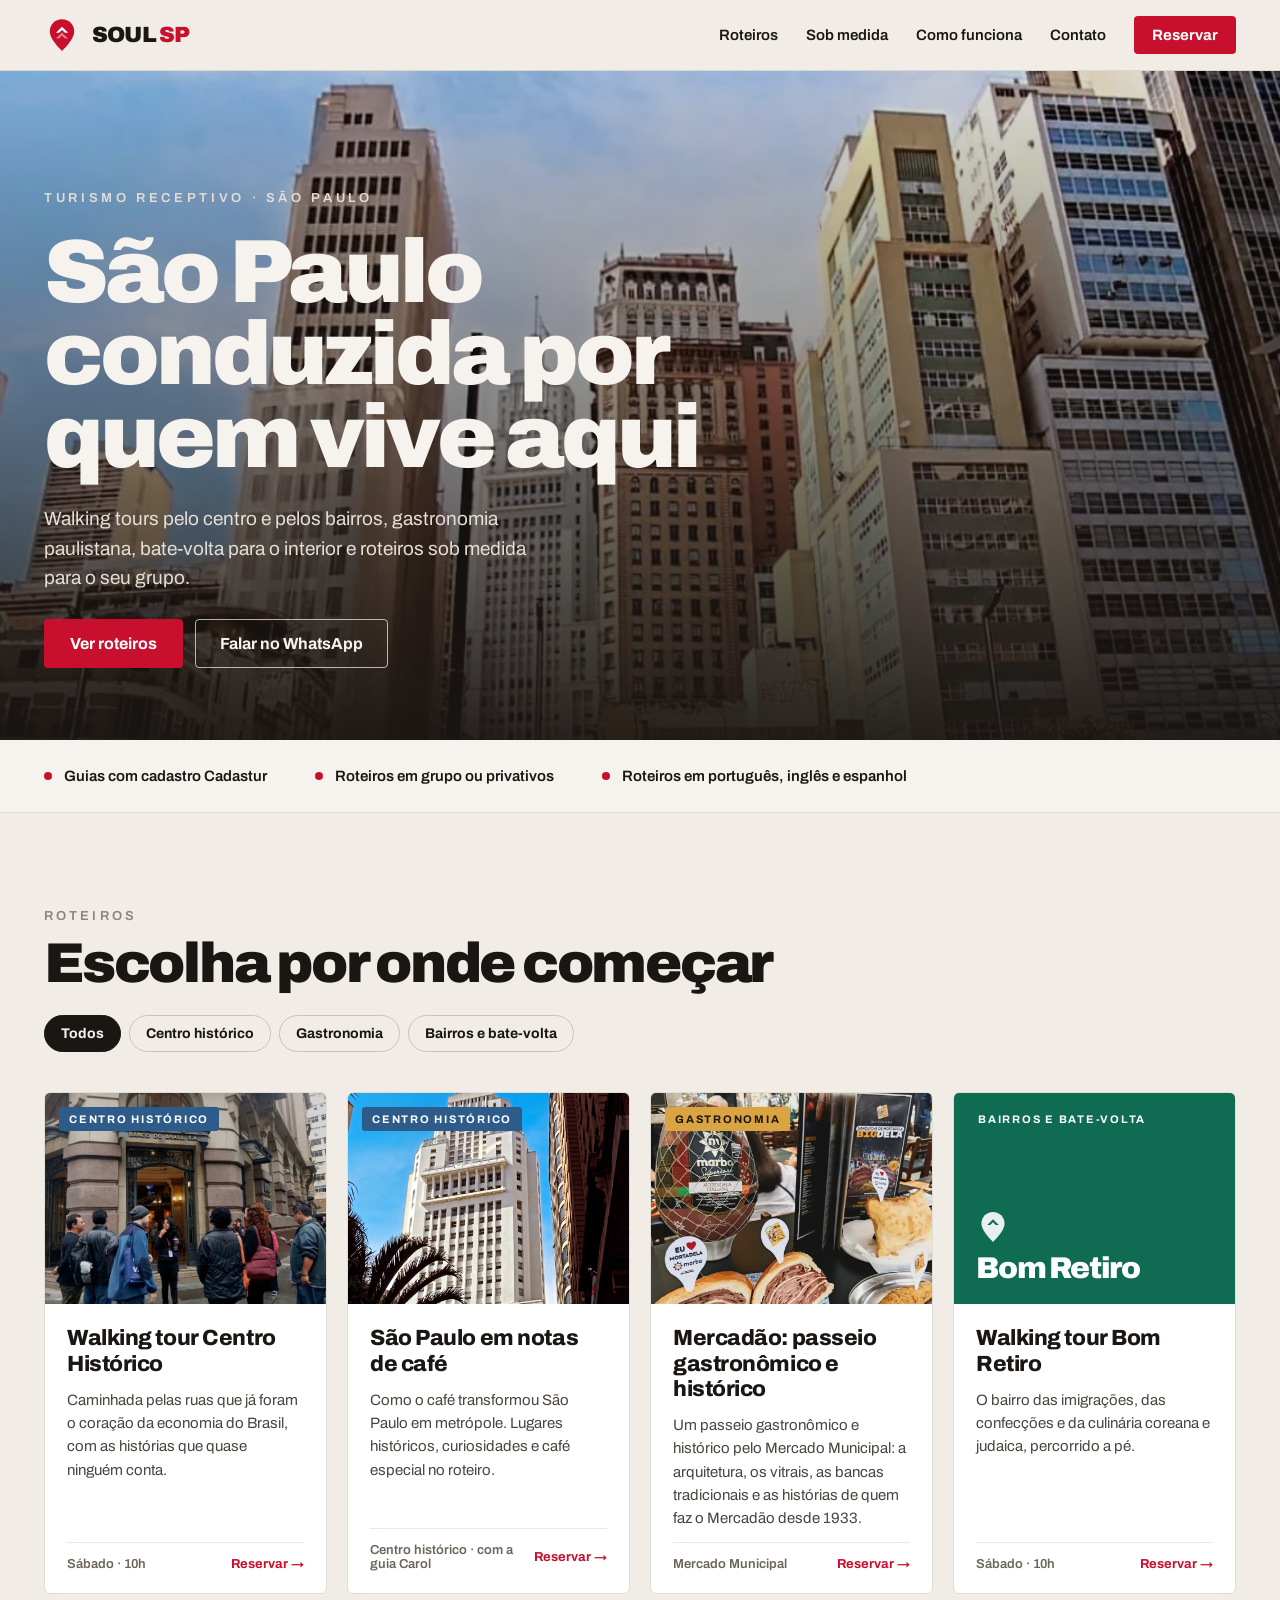
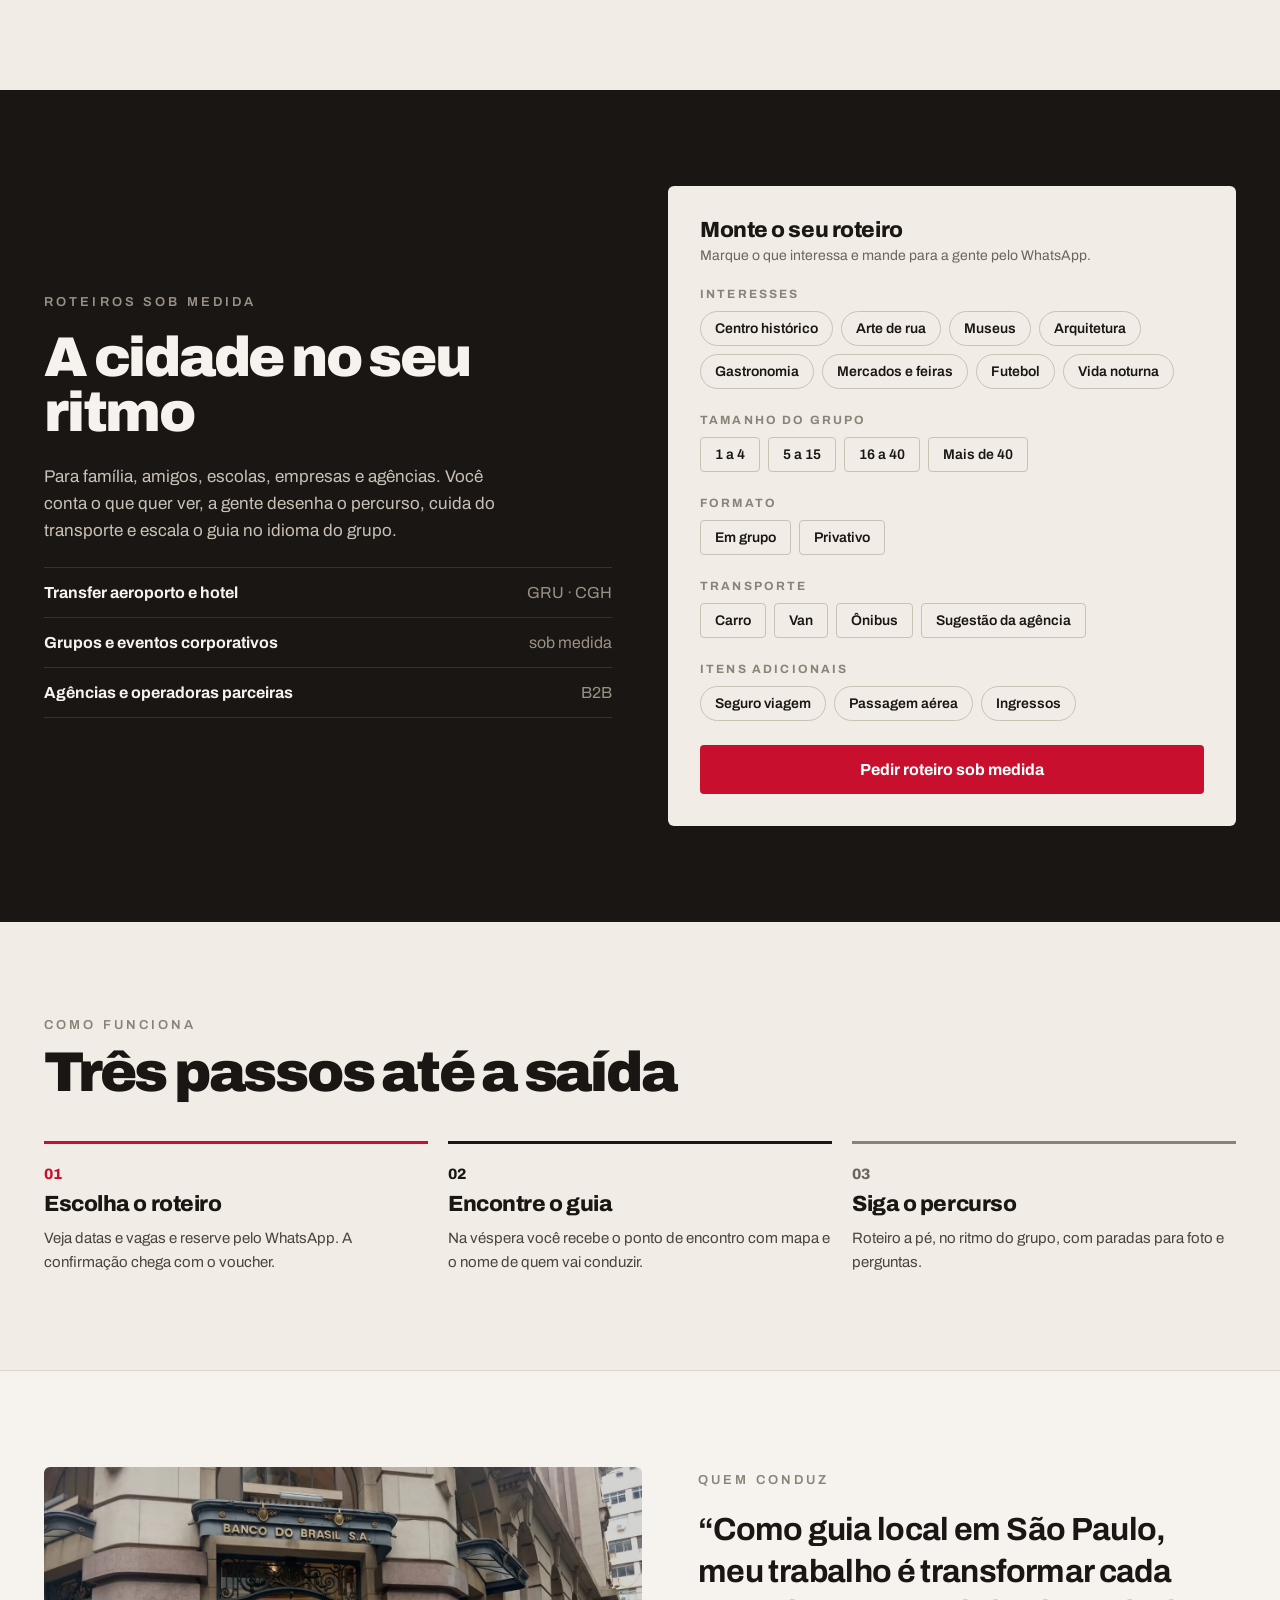
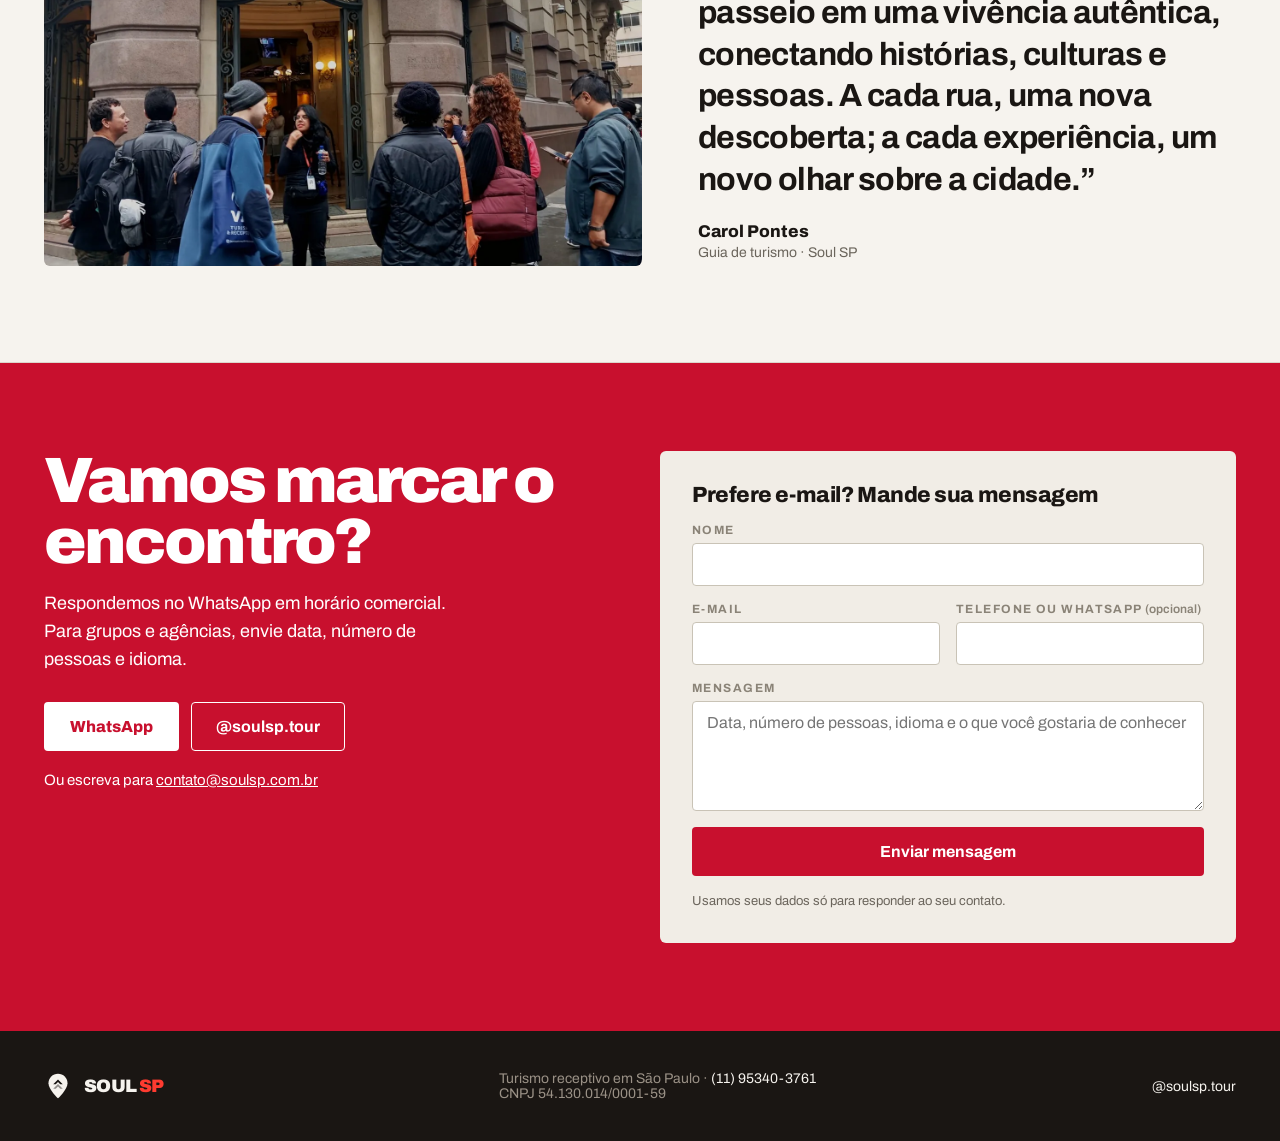
<file: public/index.html>
<!DOCTYPE html>
<html lang="pt-BR">
<head>
<meta charset="utf-8">
<meta name="viewport" content="width=device-width, initial-scale=1">
<title>Soul SP · Walking tours e turismo receptivo em São Paulo</title>
<meta name="description" content="Walking tours no centro histórico e nos bairros de São Paulo, gastronomia paulistana, bate-volta e roteiros sob medida com guia local. Reserve pelo WhatsApp.">
<meta name="robots" content="index, follow, max-image-preview:large">
<meta name="theme-color" content="#C8102E">
<link rel="canonical" href="https://soulsp.com.br/">
<link rel="icon" href="favicon.svg" type="image/svg+xml">
<link rel="icon" href="favicon.ico" sizes="any">
<link rel="apple-touch-icon" href="apple-touch-icon.png">
<meta name="google-site-verification" content="vVhBFQZ63_OIqI5NXVnowkhR3NWKSpDzs4CGj28v0aI">

<meta property="og:type" content="website">
<meta property="og:site_name" content="Soul SP">
<meta property="og:locale" content="pt_BR">
<meta property="og:url" content="https://soulsp.com.br/">
<meta property="og:title" content="Soul SP · São Paulo conduzida por quem vive aqui">
<meta property="og:description" content="Walking tours, gastronomia paulistana, bate-volta e roteiros sob medida em São Paulo. Reserve pelo WhatsApp.">
<meta property="og:image" content="https://soulsp.com.br/assets/fotos/og-soulsp.jpg">
<meta property="og:image:width" content="1200">
<meta property="og:image:height" content="630">
<meta property="og:image:alt" content="Centro de São Paulo visto do Vale do Anhangabaú">
<meta name="twitter:card" content="summary_large_image">
<meta name="twitter:title" content="Soul SP · São Paulo conduzida por quem vive aqui">
<meta name="twitter:description" content="Walking tours, gastronomia paulistana, bate-volta e roteiros sob medida em São Paulo.">
<meta name="twitter:image" content="https://soulsp.com.br/assets/fotos/og-soulsp.jpg">

<link rel="preconnect" href="https://fonts.googleapis.com">
<link rel="preconnect" href="https://fonts.gstatic.com" crossorigin>
<link href="https://fonts.googleapis.com/css2?family=Archivo:wght@400;500;600;700;800;900&display=swap" rel="stylesheet">
<link rel="preload" as="image" href="assets/fotos/hero-anhangabau.webp" type="image/webp">
<link rel="stylesheet" href="assets/css/site.css?v=cnpj1">
<script src="assets/js/analytics.js?v=cnpj1"></script>
<script type="application/ld+json">
{
  "@context": "https://schema.org",
  "@graph": [
    {
      "@type": "TravelAgency",
      "@id": "https://soulsp.com.br/#empresa",
      "name": "Soul SP",
      "url": "https://soulsp.com.br/",
      "logo": "https://soulsp.com.br/assets/logo/png/soul-sp-logo-principal-carmim.png",
      "image": "https://soulsp.com.br/assets/fotos/og-soulsp.jpg",
      "description": "Turismo receptivo em São Paulo: walking tours, gastronomia, bate-volta e roteiros sob medida.",
      "telephone": "+55-11-95340-3761",
      "areaServed": {
        "@type": "City",
        "name": "São Paulo"
      },
      "address": {
        "@type": "PostalAddress",
        "addressLocality": "São Paulo",
        "addressRegion": "SP",
        "addressCountry": "BR"
      },
      "availableLanguage": [
        "Portuguese",
        "English",
        "Spanish"
      ],
      "sameAs": [
        "https://instagram.com/soulsp.tour"
      ],
      "taxID": "54.130.014/0001-59"
    },
    {
      "@type": "WebSite",
      "@id": "https://soulsp.com.br/#site",
      "url": "https://soulsp.com.br/",
      "name": "Soul SP",
      "inLanguage": "pt-BR",
      "publisher": {
        "@id": "https://soulsp.com.br/#empresa"
      }
    },
    {
      "@type": "ItemList",
      "name": "Roteiros Soul SP",
      "itemListElement": [
        {
          "@type": "ListItem",
          "position": 1,
          "item": {
            "@type": "TouristTrip",
            "name": "Walking tour Centro Histórico",
            "description": "Caminhada pelas ruas que já foram o coração da economia do Brasil, com as histórias que quase ninguém conta.",
            "provider": {
              "@id": "https://soulsp.com.br/#empresa"
            },
            "touristType": "Turistas e moradores",
            "image": "https://soulsp.com.br/assets/fotos/centro-historico-grupo.jpg"
          }
        },
        {
          "@type": "ListItem",
          "position": 2,
          "item": {
            "@type": "TouristTrip",
            "name": "São Paulo em notas de café",
            "description": "Como o café transformou São Paulo em metrópole. Lugares históricos, curiosidades e café especial no roteiro.",
            "provider": {
              "@id": "https://soulsp.com.br/#empresa"
            },
            "touristType": "Turistas e moradores",
            "image": "https://soulsp.com.br/assets/fotos/altino-arantes.jpg"
          }
        },
        {
          "@type": "ListItem",
          "position": 3,
          "item": {
            "@type": "TouristTrip",
            "name": "Mercadão: passeio gastronômico e histórico",
            "description": "Um passeio gastronômico e histórico pelo Mercado Municipal: a arquitetura, os vitrais, as bancas tradicionais e as histórias de quem faz o Mercadão desde 1933.",
            "provider": {
              "@id": "https://soulsp.com.br/#empresa"
            },
            "touristType": "Turistas e moradores",
            "image": "https://soulsp.com.br/assets/fotos/mercadao.jpg"
          }
        },
        {
          "@type": "ListItem",
          "position": 4,
          "item": {
            "@type": "TouristTrip",
            "name": "Walking tour Bom Retiro",
            "description": "O bairro das imigrações, das confecções e da culinária coreana e judaica, percorrido a pé.",
            "provider": {
              "@id": "https://soulsp.com.br/#empresa"
            },
            "touristType": "Turistas e moradores"
          }
        }
      ]
    }
  ]
}
</script>
</head>
<body>

<header class="topo">
  <div class="container topo-inner">
    <a href="#inicio" class="marca">
      <svg width="36" height="36" viewBox="0 0 100 100" aria-hidden="true">
        <path d="M50 6 C31 6 16 21 16 40 C16 63 50 94 50 94 C50 94 84 63 84 40 C84 21 69 6 50 6 Z" fill="#C8102E"/>
        <path d="M33 44 L50 27 L67 44 L58 44 L50 36 L42 44 Z" fill="#FFFFFF"/>
        <path d="M33 60 L50 43 L67 60 L58 60 L50 52 L42 60 Z" fill="#FFFFFF" opacity="0.45"/>
      </svg>
      <span class="wordmark">SOUL <span class="sp">SP</span></span>
    </a>
    <nav class="menu" aria-label="Principal">
      <a href="#roteiros">Roteiros</a>
      <a href="#sob-medida">Sob medida</a>
      <a href="#como-funciona">Como funciona</a>
      <a href="#contato">Contato</a>
      <a href="https://wa.me/5511953403761" target="_blank" rel="noopener" class="btn btn-primario btn-sm">Reservar</a>
    </nav>
  </div>
</header>

<main>

  <!-- 2. Hero -->
  <section id="inicio" class="hero">
    <picture>
      <source srcset="assets/fotos/hero-anhangabau.webp" type="image/webp">
      <img src="assets/fotos/hero-anhangabau.jpg" width="1079" height="1216" alt="Centro de São Paulo visto do Vale do Anhangabaú" class="hero-foto" fetchpriority="high">
    </picture>
    <div class="hero-overlay"></div>
    <div class="container hero-conteudo">
      <div class="eyebrow eyebrow-hero">TURISMO RECEPTIVO · SÃO PAULO</div>
      <h1>São Paulo conduzida por quem vive aqui</h1>
      <p>Walking tours pelo centro e pelos bairros, gastronomia paulistana, bate-volta para o interior e roteiros sob medida para o seu grupo.</p>
      <div class="botoes">
        <a href="#roteiros" class="btn btn-primario">Ver roteiros</a>
        <a href="https://wa.me/5511953403761" target="_blank" rel="noopener" class="btn btn-contorno-claro">Falar no WhatsApp</a>
      </div>
    </div>
  </section>

  <!-- 3. Faixa de diferenciais -->
  <section class="diferenciais">
    <div class="container diferenciais-inner">
      <div class="diferencial"><span class="ponto"></span>Guias com cadastro Cadastur</div>
      <div class="diferencial"><span class="ponto"></span>Roteiros em grupo ou privativos</div>
      <div class="diferencial"><span class="ponto"></span>Roteiros em português, inglês e espanhol</div>
    </div>
  </section>

  <!-- 4. Roteiros -->
  <section id="roteiros" class="container secao">
    <div class="secao-cabecalho">
      <div class="titulo-bloco">
        <div class="eyebrow">ROTEIROS</div>
        <h2>Escolha por onde começar</h2>
      </div>
      <div class="pilulas" role="group" aria-label="Filtrar roteiros">
        <button class="pilula" data-filtro="todos" aria-pressed="true">Todos</button>
        <button class="pilula" data-filtro="centro" aria-pressed="false">Centro histórico</button>
        <button class="pilula" data-filtro="gastro" aria-pressed="false">Gastronomia</button>
        <button class="pilula" data-filtro="bairros" aria-pressed="false">Bairros e bate-volta</button>
      </div>
    </div>

    <div class="grade-roteiros">
      <article class="card" data-cat="centro">
        <div class="card-midia">
          <picture>
            <source srcset="assets/fotos/centro-historico-grupo.webp" type="image/webp">
            <img src="assets/fotos/centro-historico-grupo.jpg" width="1400" height="1054" alt="Grupo com guia no centro histórico" loading="lazy">
          </picture>
          <span class="tag tag-centro">CENTRO HISTÓRICO</span>
        </div>
        <div class="card-corpo">
          <h3>Walking tour Centro Histórico</h3>
          <p>Caminhada pelas ruas que já foram o coração da economia do Brasil, com as histórias que quase ninguém conta.</p>
          <div class="card-rodape"><span>Sábado · 10h</span><a href="https://wa.me/5511953403761" target="_blank" rel="noopener">Reservar →</a></div>
        </div>
      </article>

      <article class="card" data-cat="centro">
        <div class="card-midia">
          <picture>
            <source srcset="assets/fotos/altino-arantes.webp" type="image/webp">
            <img src="assets/fotos/altino-arantes.jpg" width="1000" height="1126" alt="Edifício Altino Arantes visto de baixo" loading="lazy">
          </picture>
          <span class="tag tag-centro">CENTRO HISTÓRICO</span>
        </div>
        <div class="card-corpo">
          <h3>São Paulo em notas de café</h3>
          <p>Como o café transformou São Paulo em metrópole. Lugares históricos, curiosidades e café especial no roteiro.</p>
          <div class="card-rodape"><span>Centro histórico · com a guia Carol</span><a href="https://wa.me/5511953403761" target="_blank" rel="noopener">Reservar →</a></div>
        </div>
      </article>

      <article class="card" data-cat="gastro">
        <div class="card-midia">
          <picture>
            <source srcset="assets/fotos/mercadao.webp" type="image/webp">
            <img src="assets/fotos/mercadao.jpg" width="1000" height="1129" alt="Comidas típicas no Mercado Municipal de São Paulo" loading="lazy">
          </picture>
          <span class="tag tag-gastro">GASTRONOMIA</span>
        </div>
        <div class="card-corpo">
          <h3>Mercadão: passeio gastronômico e histórico</h3>
          <p>Um passeio gastronômico e histórico pelo Mercado Municipal: a arquitetura, os vitrais, as bancas tradicionais e as histórias de quem faz o Mercadão desde 1933.</p>
          <div class="card-rodape"><span>Mercado Municipal</span><a href="https://wa.me/5511953403761" target="_blank" rel="noopener">Reservar →</a></div>
        </div>
      </article>

      <article class="card" data-cat="bairros">
        <div class="card-midia painel painel-bairros">
          <div class="painel-conteudo">
            <svg width="34" height="34" viewBox="0 0 100 100" aria-hidden="true">
              <path d="M50 6 C31 6 16 21 16 40 C16 63 50 94 50 94 C50 94 84 63 84 40 C84 21 69 6 50 6 Z" fill="currentColor" opacity="0.9"/>
              <path d="M33 44 L50 27 L67 44 L58 44 L50 36 L42 44 Z" fill="#0F6B52"/>
            </svg>
            <div class="painel-lugar">Bom Retiro</div>
          </div>
          <span class="tag tag-bairros">BAIRROS E BATE-VOLTA</span>
        </div>
        <div class="card-corpo">
          <h3>Walking tour Bom Retiro</h3>
          <p>O bairro das imigrações, das confecções e da culinária coreana e judaica, percorrido a pé.</p>
          <div class="card-rodape"><span>Sábado · 10h</span><a href="https://wa.me/5511953403761" target="_blank" rel="noopener">Reservar →</a></div>
        </div>
      </article>
    </div>
  </section>

  <!-- 5. Roteiros sob medida -->
  <section id="sob-medida" class="escuro">
    <div class="container secao duas-colunas">
      <div class="coluna texto-sob-medida">
        <div class="eyebrow eyebrow-escuro">ROTEIROS SOB MEDIDA</div>
        <h2>A cidade no seu ritmo</h2>
        <p>Para família, amigos, escolas, empresas e agências. Você conta o que quer ver, a gente desenha o percurso, cuida do transporte e escala o guia no idioma do grupo.</p>
        <div class="lista-servicos">
          <div><strong>Transfer aeroporto e hotel</strong><span>GRU · CGH</span></div>
          <div><strong>Grupos e eventos corporativos</strong><span>sob medida</span></div>
          <div><strong>Agências e operadoras parceiras</strong><span>B2B</span></div>
        </div>
      </div>
      <div class="coluna">
        <div class="monte">
          <div class="monte-cabecalho">
            <div class="monte-titulo">Monte o seu roteiro</div>
            <div class="monte-sub">Marque o que interessa e mande para a gente pelo WhatsApp.</div>
          </div>
          <div class="campo">
            <div class="rotulo">INTERESSES</div>
            <div class="pilulas" id="interesses" role="group" aria-label="Interesses">
              <button class="pilula pilula-leve" aria-pressed="false">Centro histórico</button>
              <button class="pilula pilula-leve" aria-pressed="false">Arte de rua</button>
              <button class="pilula pilula-leve" aria-pressed="false">Museus</button>
              <button class="pilula pilula-leve" aria-pressed="false">Arquitetura</button>
              <button class="pilula pilula-leve" aria-pressed="false">Gastronomia</button>
              <button class="pilula pilula-leve" aria-pressed="false">Mercados e feiras</button>
              <button class="pilula pilula-leve" aria-pressed="false">Futebol</button>
              <button class="pilula pilula-leve" aria-pressed="false">Vida noturna</button>
            </div>
          </div>
          <div class="campo">
            <div class="rotulo">TAMANHO DO GRUPO</div>
            <div class="pilulas" id="tamanhos" role="group" aria-label="Tamanho do grupo">
              <button class="pilula pilula-leve pilula-quadrada" aria-pressed="false">1 a 4</button>
              <button class="pilula pilula-leve pilula-quadrada" aria-pressed="false">5 a 15</button>
              <button class="pilula pilula-leve pilula-quadrada" aria-pressed="false">16 a 40</button>
              <button class="pilula pilula-leve pilula-quadrada" aria-pressed="false">Mais de 40</button>
            </div>
          </div>
          <div class="campo">
            <div class="rotulo">FORMATO</div>
            <div class="pilulas" id="formatos" role="group" aria-label="Formato do roteiro">
              <button class="pilula pilula-leve pilula-quadrada" aria-pressed="false">Em grupo</button>
              <button class="pilula pilula-leve pilula-quadrada" aria-pressed="false">Privativo</button>
            </div>
          </div>
          <div class="campo">
            <div class="rotulo">TRANSPORTE</div>
            <div class="pilulas" id="veiculos" role="group" aria-label="Tipo de veículo">
              <button class="pilula pilula-leve pilula-quadrada" aria-pressed="false">Carro</button>
              <button class="pilula pilula-leve pilula-quadrada" aria-pressed="false">Van</button>
              <button class="pilula pilula-leve pilula-quadrada" aria-pressed="false">Ônibus</button>
              <button class="pilula pilula-leve pilula-quadrada" aria-pressed="false">Sugestão da agência</button>
            </div>
          </div>
          <div class="campo">
            <div class="rotulo">ITENS ADICIONAIS</div>
            <div class="pilulas" id="adicionais" role="group" aria-label="Itens adicionais">
              <button class="pilula pilula-leve" aria-pressed="false">Seguro viagem</button>
              <button class="pilula pilula-leve" aria-pressed="false">Passagem aérea</button>
              <button class="pilula pilula-leve" aria-pressed="false">Ingressos</button>
            </div>
          </div>
          <a id="pedir-roteiro" class="btn btn-primario btn-bloco" target="_blank" rel="noopener" href="https://wa.me/5511953403761?text=Ol%C3%A1!%20Quero%20um%20roteiro%20sob%20medida%20em%20S%C3%A3o%20Paulo.">Pedir roteiro sob medida</a>
        </div>
      </div>
    </div>
  </section>

  <!-- 6. Como funciona -->
  <section id="como-funciona" class="container secao">
    <div class="titulo-bloco">
      <div class="eyebrow">COMO FUNCIONA</div>
      <h2>Três passos até a saída</h2>
    </div>
    <div class="grade-passos">
      <div class="passo passo-1">
        <div class="passo-num">01</div>
        <h3 class="passo-titulo">Escolha o roteiro</h3>
        <p>Veja datas e vagas e reserve pelo WhatsApp. A confirmação chega com o voucher.</p>
      </div>
      <div class="passo passo-2">
        <div class="passo-num">02</div>
        <h3 class="passo-titulo">Encontre o guia</h3>
        <p>Na véspera você recebe o ponto de encontro com mapa e o nome de quem vai conduzir.</p>
      </div>
      <div class="passo passo-3">
        <div class="passo-num">03</div>
        <h3 class="passo-titulo">Siga o percurso</h3>
        <p>Roteiro a pé, no ritmo do grupo, com paradas para foto e perguntas.</p>
      </div>
    </div>
  </section>

  <!-- 7. Quem conduz -->
  <section class="guia">
    <div class="container secao duas-colunas">
      <div class="guia-foto">
        <picture>
          <source srcset="assets/fotos/centro-historico-grupo.webp" type="image/webp">
          <img src="assets/fotos/centro-historico-grupo.jpg" width="1400" height="1054" alt="Guia conduzindo grupo no centro de São Paulo" loading="lazy">
        </picture>
      </div>
      <div class="guia-texto">
        <div class="eyebrow">QUEM CONDUZ</div>
        <p class="citacao">“Como guia local em São Paulo, meu trabalho é transformar cada passeio em uma vivência autêntica, conectando histórias, culturas e pessoas. A cada rua, uma nova descoberta; a cada experiência, um novo olhar sobre a cidade.”</p>
        <div>
          <div class="guia-nome">Carol Pontes</div>
          <div class="guia-cargo">Guia de turismo · Soul SP</div>
        </div>
      </div>
    </div>
  </section>

  <!-- 8. Contato -->
  <section id="contato" class="contato">
    <div class="container contato-inner">
      <div class="contato-texto">
        <h2>Vamos marcar o encontro?</h2>
        <p>Respondemos no WhatsApp em horário comercial. Para grupos e agências, envie data, número de pessoas e idioma.</p>
        <div class="botoes">
          <a href="https://wa.me/5511953403761" target="_blank" rel="noopener" class="btn btn-branco">WhatsApp</a>
          <a href="https://instagram.com/soulsp.tour" target="_blank" rel="noopener" class="btn btn-contorno-branco">@soulsp.tour</a>
        </div>
        <p class="contato-email">Ou escreva para <a href="mailto:contato@soulsp.com.br">contato@soulsp.com.br</a></p>
      </div>
      <form class="form-contato" id="form-contato" action="enviar-contato.php" method="post" novalidate>
        <div class="form-titulo">Prefere e-mail? Mande sua mensagem</div>
        <label class="form-campo">
          <span>Nome</span>
          <input type="text" name="nome" autocomplete="name" required maxlength="120">
        </label>
        <div class="form-linha">
          <label class="form-campo">
            <span>E-mail</span>
            <input type="email" name="email" autocomplete="email" required maxlength="160">
          </label>
          <label class="form-campo">
            <span>Telefone ou WhatsApp <em>(opcional)</em></span>
            <input type="tel" name="telefone" autocomplete="tel" maxlength="40">
          </label>
        </div>
        <label class="form-campo">
          <span>Mensagem</span>
          <textarea name="mensagem" rows="4" required maxlength="4000" placeholder="Data, número de pessoas, idioma e o que você gostaria de conhecer"></textarea>
        </label>
        <label class="form-isca" aria-hidden="true">Não preencha<input type="text" name="site" tabindex="-1" autocomplete="off"></label>
        <button type="submit" class="btn btn-primario btn-bloco">Enviar mensagem</button>
        <p class="form-aviso">Usamos seus dados só para responder ao seu contato.</p>
        <p class="form-status" role="status" aria-live="polite"></p>
      </form>
    </div>
  </section>

</main>

<footer class="rodape">
  <div class="container rodape-inner">
    <div class="marca">
      <svg width="28" height="28" viewBox="0 0 100 100" aria-hidden="true">
        <path d="M50 6 C31 6 16 21 16 40 C16 63 50 94 50 94 C50 94 84 63 84 40 C84 21 69 6 50 6 Z" fill="#F6F3EE"/>
        <path d="M33 44 L50 27 L67 44 L58 44 L50 36 L42 44 Z" fill="#1A1613"/>
        <path d="M33 60 L50 43 L67 60 L58 60 L50 52 L42 60 Z" fill="#1A1613" opacity="0.45"/>
      </svg>
      <span class="wordmark wordmark-rodape">SOUL <span class="sp">SP</span></span>
    </div>
    <span>Turismo receptivo em São Paulo · <a href="https://wa.me/5511953403761" target="_blank" rel="noopener">(11) 95340-3761</a><br>CNPJ 54.130.014/0001-59</span>
    <a href="https://instagram.com/soulsp.tour" target="_blank" rel="noopener">@soulsp.tour</a>
  </div>
</footer>

<script src="assets/js/site.js?v=cnpj1" defer></script>
</body>
</html>
</file>
<file: public/assets/css/site.css>
/* Soul SP — estilos do site. Tokens conforme design/README.md */
:root {
  --carmim: #C8102E;
  --carmim-hover: #A50D26;
  --link-hover: #8F0B20;
  --vermelho-escuro: #FF3B30;
  --grafite: #1A1613;
  --divisoria-escura: #383129;
  --papel: #F1EDE6;
  --papel-claro: #F6F3EE;
  --branco: #FFFFFF;
  --n-3d: #3D3830;
  --corpo: #4A443D;
  --secundario: #6B655C;
  --eyebrow: #8A8377;
  --eyebrow-escuro: #9A9186;
  --corpo-escuro: #C9C1B6;
  --corpo-foto: #E4DED5;
  --borda: #DCD6CB;
  --borda-card: #E2DDD3;
  --borda-rodape-card: #EDE8DF;
  --borda-pilula: #C9C3B6;
  --cat-centro: #2E5C8A;
  --cat-gastro: #D9A441;
  --cat-bairros: #0F6B52;
}

* { box-sizing: border-box; }
html { scroll-behavior: smooth; }
body {
  margin: 0;
  font-family: Archivo, sans-serif;
  color: var(--grafite);
  background: var(--papel);
  -webkit-font-smoothing: antialiased;
}
img { display: block; max-width: 100%; height: auto; }
a { color: var(--carmim); text-decoration: none; }
a:hover { color: var(--link-hover); text-decoration: underline; }
h1, h2, h3, p { margin: 0; }
button { font-family: inherit; }
:focus-visible { outline: 2px solid var(--carmim); outline-offset: 2px; }

.container { max-width: 1240px; margin: 0 auto; padding-left: 24px; padding-right: 24px; }
.secao { padding-top: 96px; padding-bottom: 96px; display: flex; flex-direction: column; gap: 40px; }
.titulo-bloco { display: flex; flex-direction: column; gap: 14px; }
.eyebrow { font-size: 13px; font-weight: 600; letter-spacing: .24em; color: var(--eyebrow); }
h2 { font-size: clamp(34px, 4.4vw, 56px); font-weight: 900; letter-spacing: -0.04em; line-height: .98; }

/* Botões */
.btn {
  display: inline-block; padding: 16px 26px; border-radius: 4px;
  font-size: 16px; font-weight: 700; text-decoration: none;
}
.btn:hover { text-decoration: none; }
.btn-primario { background: var(--carmim); color: var(--branco); }
.btn-primario:hover { background: var(--carmim-hover); color: var(--branco); }
.btn-sm { padding: 11px 18px; font-size: 15px; }
.btn-bloco { display: block; width: 100%; padding: 16px 22px; text-align: center; }
.btn-contorno-claro { border: 1.5px solid rgba(246,243,238,.7); color: var(--papel-claro); padding: 15px 24px; }
.btn-contorno-claro:hover { background: var(--papel-claro); color: var(--grafite); }
.btn-branco { background: var(--branco); color: var(--carmim); font-weight: 800; }
.btn-branco:hover { background: var(--grafite); color: var(--branco); }
.btn-contorno-branco { border: 1.5px solid var(--branco); color: var(--branco); padding: 15px 24px; }
.btn-contorno-branco:hover { background: var(--branco); color: var(--carmim); }
.botoes { display: flex; gap: 12px; flex-wrap: wrap; }

/* 1. Header */
.topo { position: sticky; top: 0; z-index: 10; background: var(--papel); border-bottom: 1px solid var(--borda); }
.topo-inner { padding-top: 16px; padding-bottom: 16px; display: flex; align-items: center; justify-content: space-between; gap: 24px; flex-wrap: wrap; }
.marca { display: flex; align-items: center; gap: 12px; color: var(--grafite); }
.marca:hover { color: var(--grafite); text-decoration: none; }
.wordmark { font-size: 22px; font-weight: 900; letter-spacing: -0.035em; white-space: nowrap; }
.wordmark .sp { color: var(--carmim); }
.menu { display: flex; align-items: center; gap: 28px; flex-wrap: wrap; font-size: 15px; font-weight: 600; }
.menu a:not(.btn) { color: var(--grafite); }

/* 2. Hero */
.hero { position: relative; min-height: 640px; display: flex; align-items: flex-end; overflow: hidden; background: var(--grafite); }
.hero-foto { position: absolute; inset: 0; width: 100%; height: 100%; object-fit: cover; }
.hero-overlay { position: absolute; inset: 0; background: linear-gradient(to top, rgba(26,22,19,.94) 0%, rgba(26,22,19,.55) 45%, rgba(26,22,19,.15) 100%); }
.hero-conteudo { position: relative; width: 100%; padding-top: 120px; padding-bottom: 72px; display: flex; flex-direction: column; gap: 26px; color: var(--papel-claro); }
.eyebrow-hero { letter-spacing: .28em; color: var(--corpo-foto); }
.hero h1 { font-size: clamp(44px, 7vw, 96px); font-weight: 900; letter-spacing: -0.045em; line-height: .92; max-width: 13ch; text-wrap: balance; }
.hero p { font-size: 19px; line-height: 1.55; max-width: 46ch; color: var(--corpo-foto); text-wrap: pretty; }

/* 3. Diferenciais */
.diferenciais { background: var(--papel-claro); border-bottom: 1px solid var(--borda); }
.diferenciais-inner { padding-top: 28px; padding-bottom: 28px; display: flex; flex-wrap: wrap; gap: 20px 48px; }
.diferencial { display: flex; align-items: center; gap: 12px; font-size: 15px; font-weight: 600; }
.ponto { width: 8px; height: 8px; border-radius: 99px; background: var(--carmim); flex: none; }

/* 4. Roteiros */
.secao-cabecalho { display: flex; justify-content: space-between; align-items: flex-end; gap: 24px; flex-wrap: wrap; }
.pilulas { display: flex; gap: 8px; flex-wrap: wrap; }
.pilula {
  font-size: 14px; font-weight: 700; padding: 10px 16px; border-radius: 999px; cursor: pointer;
  border: 1.5px solid var(--borda-pilula); background: transparent; color: var(--grafite);
}
.pilula[aria-pressed="true"] { background: var(--grafite); border-color: var(--grafite); color: var(--papel-claro); }
.pilula-leve { font-weight: 600; padding: 9px 14px; }
.pilula-quadrada { border-radius: 4px; }

.grade-roteiros { display: grid; grid-template-columns: repeat(auto-fill, minmax(280px, 1fr)); gap: 20px; }
.card { background: var(--branco); border: 1px solid var(--borda-card); border-radius: 6px; overflow: hidden; display: flex; flex-direction: column; }
.card:hover { border-color: var(--grafite); }
.card[hidden] { display: none; }
.card-midia { aspect-ratio: 4 / 3; overflow: hidden; position: relative; }
.card-midia img { width: 100%; height: 100%; object-fit: cover; }
.painel-bairros { background: var(--cat-bairros); color: var(--branco); }
.painel-conteudo { position: absolute; inset: 0; padding: 22px; display: flex; flex-direction: column; justify-content: flex-end; gap: 10px; }
.painel-lugar { font-size: 30px; font-weight: 900; letter-spacing: -0.04em; line-height: .95; }
.tag { position: absolute; top: 14px; left: 14px; font-size: 11px; font-weight: 700; letter-spacing: .16em; padding: 6px 10px; border-radius: 3px; }
.tag-centro { background: var(--cat-centro); color: var(--branco); }
.tag-gastro { background: var(--cat-gastro); color: var(--grafite); }
.tag-bairros { background: var(--cat-bairros); color: var(--branco); }
.card-corpo { padding: 22px; display: flex; flex-direction: column; gap: 12px; flex: 1; }
.card-corpo h3 { font-size: 22px; font-weight: 800; letter-spacing: -0.02em; line-height: 1.15; }
.card-corpo p { font-size: 15px; line-height: 1.55; color: var(--corpo); flex: 1; }
.card-rodape { display: flex; justify-content: space-between; align-items: center; gap: 12px; border-top: 1px solid var(--borda-rodape-card); padding-top: 14px; font-size: 13px; font-weight: 600; color: var(--secundario); }
.card-rodape a { font-weight: 700; white-space: nowrap; }

/* 5. Sob medida */
.escuro { background: var(--grafite); color: var(--papel-claro); }
.duas-colunas { flex-direction: row; flex-wrap: wrap; align-items: center; gap: 56px; }
.coluna { flex: 1 1 380px; min-width: 0; }
.texto-sob-medida { display: flex; flex-direction: column; gap: 22px; }
.eyebrow-escuro { color: var(--eyebrow-escuro); }
.texto-sob-medida p { font-size: 17px; line-height: 1.6; color: var(--corpo-escuro); max-width: 48ch; }
.lista-servicos { border-top: 1px solid var(--divisoria-escura); }
.lista-servicos div { display: flex; justify-content: space-between; gap: 16px; padding: 16px 0; border-bottom: 1px solid var(--divisoria-escura); font-size: 16px; }
.lista-servicos span { color: var(--eyebrow-escuro); }
.monte { background: var(--papel); color: var(--grafite); border-radius: 6px; padding: 32px; display: flex; flex-direction: column; gap: 24px; }
.monte-cabecalho { display: flex; flex-direction: column; gap: 6px; }
.monte-titulo { font-size: 22px; font-weight: 800; letter-spacing: -0.02em; }
.monte-sub { font-size: 14px; color: var(--secundario); }
.campo { display: flex; flex-direction: column; gap: 10px; }
.rotulo { font-size: 12px; font-weight: 700; letter-spacing: .18em; color: var(--eyebrow); }

/* 6. Como funciona */
.grade-passos { display: grid; grid-template-columns: repeat(auto-fit, minmax(240px, 1fr)); gap: 20px; }
.passo { border-top: 3px solid; padding-top: 22px; display: flex; flex-direction: column; gap: 10px; }
.passo-num { font-size: 15px; font-weight: 800; }
.passo-titulo { font-size: 22px; font-weight: 800; letter-spacing: -0.02em; }
.passo p { font-size: 15px; line-height: 1.6; color: var(--corpo); }
.passo-1 { border-color: var(--carmim); } .passo-1 .passo-num { color: var(--carmim); }
.passo-2 { border-color: var(--grafite); } .passo-2 .passo-num { color: var(--grafite); }
.passo-3 { border-color: var(--eyebrow); } .passo-3 .passo-num { color: var(--secundario); }

/* 7. Quem conduz */
.guia { background: var(--papel-claro); border-top: 1px solid var(--borda); border-bottom: 1px solid var(--borda); }
.guia-foto { flex: 1 1 420px; min-width: 0; aspect-ratio: 3 / 2; border-radius: 6px; overflow: hidden; }
.guia-foto img { width: 100%; height: 100%; object-fit: cover; }
.guia-texto { flex: 1 1 360px; min-width: 0; display: flex; flex-direction: column; gap: 22px; }
.citacao { font-size: clamp(24px, 2.6vw, 32px); font-weight: 700; letter-spacing: -0.02em; line-height: 1.3; text-wrap: pretty; }
.guia-nome { font-size: 17px; font-weight: 800; margin-bottom: 4px; }
.guia-cargo { font-size: 14px; color: var(--secundario); }

/* 8. Contato */
.contato { background: var(--carmim); color: var(--branco); }
.contato-inner { padding-top: 88px; padding-bottom: 88px; display: flex; justify-content: space-between; align-items: flex-end; gap: 40px; flex-wrap: wrap; }
.contato-texto { display: flex; flex-direction: column; gap: 18px; flex: 1 1 420px; min-width: 0; }
.contato h2 { font-size: clamp(36px, 5vw, 64px); letter-spacing: -0.045em; line-height: .95; }
.contato p { font-size: 18px; line-height: 1.55; max-width: 44ch; }

/* 9. Rodapé */
.rodape { background: var(--grafite); color: var(--eyebrow-escuro); }
.rodape-inner { padding-top: 40px; padding-bottom: 40px; display: flex; justify-content: space-between; align-items: center; gap: 24px; flex-wrap: wrap; font-size: 14px; }
.rodape a { color: var(--papel-claro); }
.wordmark-rodape { font-size: 18px; color: var(--papel-claro); }
.wordmark-rodape .sp { color: var(--vermelho-escuro); }

/* Aviso de cookies (LGPD) */
.cookies {
  position: fixed; left: 16px; right: 16px; bottom: 16px; z-index: 20;
  max-width: 560px; margin: 0 auto; padding: 18px 20px;
  background: var(--grafite); color: var(--papel-claro); border-radius: 6px;
  display: flex; flex-wrap: wrap; align-items: center; gap: 12px 16px;
  font-size: 14px; line-height: 1.5;
}
.cookies p { flex: 1 1 260px; color: var(--corpo-escuro); }
.cookies-botoes { display: flex; gap: 8px; }
.cookies button {
  font-size: 14px; font-weight: 700; padding: 10px 16px; border-radius: 4px; cursor: pointer;
  border: 1.5px solid var(--papel-claro); background: transparent; color: var(--papel-claro);
}
.cookies button.aceitar { background: var(--carmim); border-color: var(--carmim); color: var(--branco); }
.cookies button.aceitar:hover { background: var(--carmim-hover); border-color: var(--carmim-hover); }

/* Formulário de contato */
.contato-inner { align-items: flex-start; }
.contato-texto .botoes { margin-top: 10px; }
.contato .contato-email { font-size: 15px; }
.contato a.contato-email, .contato-email a { color: var(--branco); text-decoration: underline; }
.form-contato {
  flex: 1 1 420px; min-width: 0; background: var(--papel); color: var(--grafite);
  border-radius: 6px; padding: 32px; display: flex; flex-direction: column; gap: 16px;
}
.form-titulo { font-size: 22px; font-weight: 800; letter-spacing: -0.02em; }
.form-linha { display: flex; flex-wrap: wrap; gap: 16px; }
.form-linha .form-campo { flex: 1 1 200px; min-width: 0; }
.form-campo { display: flex; flex-direction: column; gap: 6px; }
.form-campo span { font-size: 12px; font-weight: 700; letter-spacing: .12em; text-transform: uppercase; color: var(--eyebrow); }
.form-campo em { font-style: normal; font-weight: 600; letter-spacing: 0; text-transform: none; }
.form-campo input, .form-campo textarea {
  font: inherit; font-size: 16px; color: var(--grafite); background: var(--branco);
  border: 1.5px solid var(--borda-pilula); border-radius: 4px; padding: 12px 14px; width: 100%;
}
.form-campo textarea { resize: vertical; min-height: 110px; }
.form-campo input:focus, .form-campo textarea:focus { outline: none; border-color: var(--grafite); }
.form-campo [aria-invalid="true"] { border-color: var(--carmim); }
.form-isca { position: absolute; left: -9999px; width: 1px; height: 1px; overflow: hidden; }
.form-contato button { border: 0; cursor: pointer; font-family: inherit; }
.form-contato button:disabled { opacity: .6; cursor: wait; }
.contato .form-aviso { font-size: 13px; line-height: 1.5; max-width: none; color: var(--secundario); }
.contato .form-status { font-size: 15px; font-weight: 700; max-width: none; }
.form-status:empty { display: none; }
.form-status.ok { color: var(--cat-bairros); }
.form-status.erro { color: var(--carmim); }
</file>
